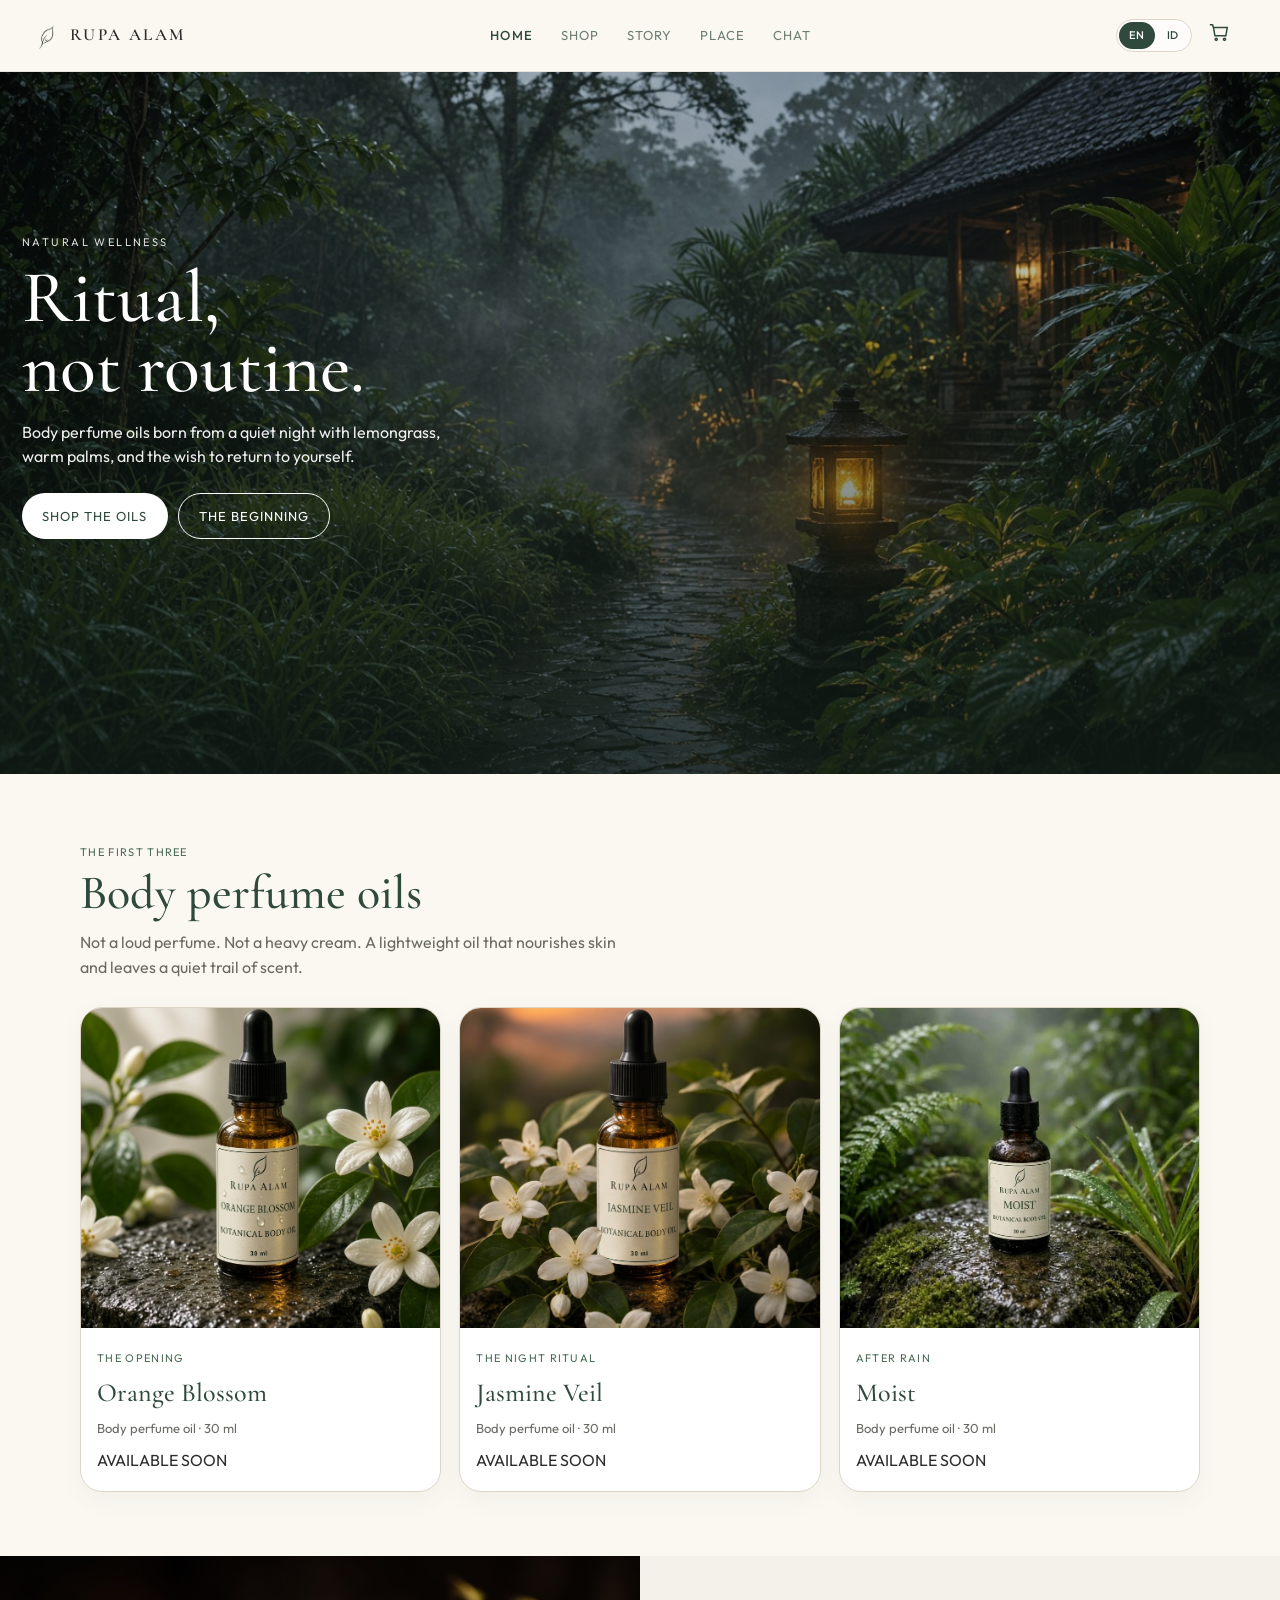
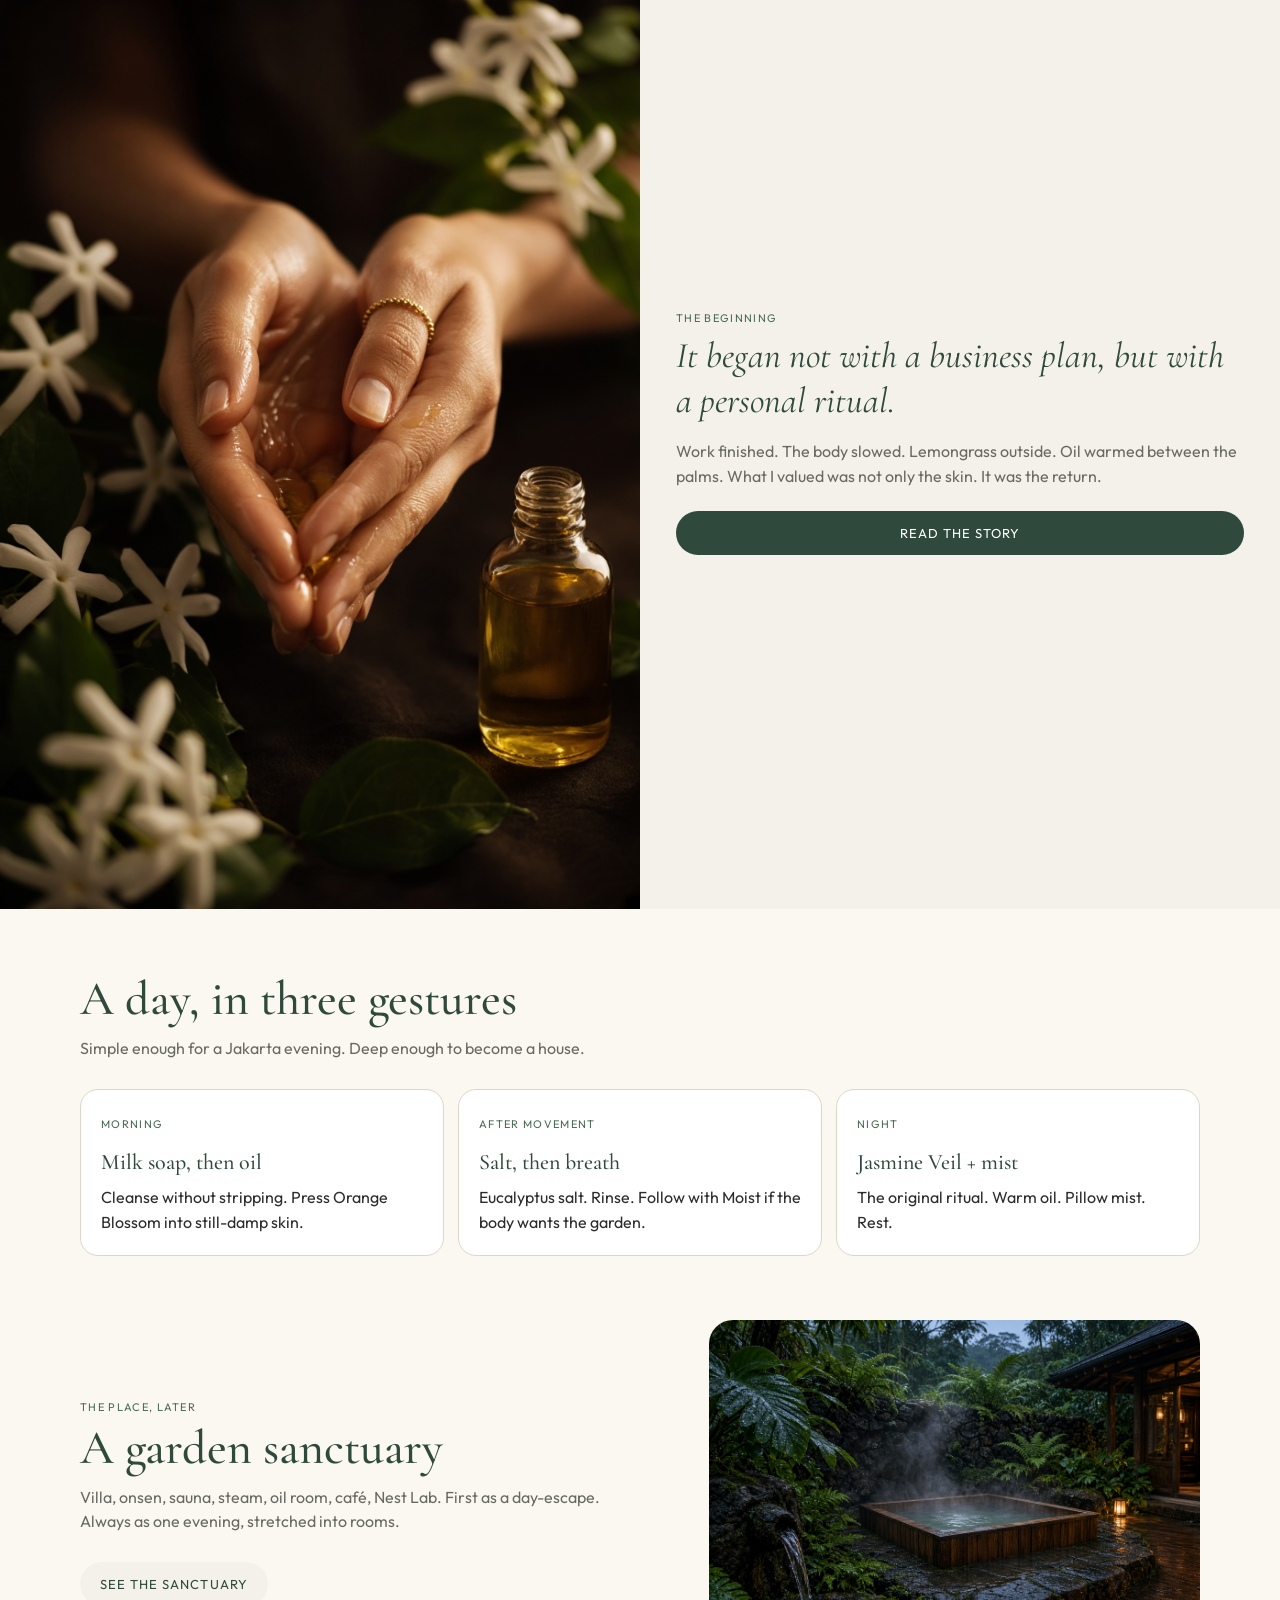
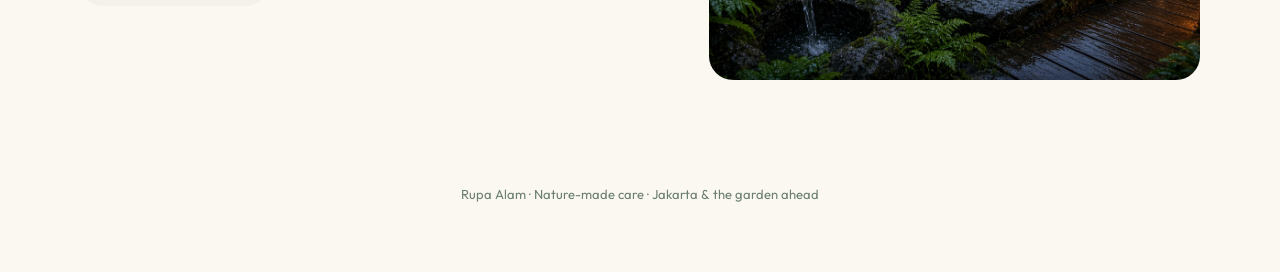
<file: index.html>
<!doctype html>
<html lang="en">
<head>
  <meta charset="utf-8">
  <meta name="viewport" content="width=device-width,initial-scale=1,viewport-fit=cover">
  <meta name="theme-color" content="#2F4A3C">
  <meta name="apple-mobile-web-app-capable" content="yes">
  <meta name="apple-mobile-web-app-title" content="Rupa Alam">
  <title>Rupa Alam — Ritual, not Routine</title>
  <meta name="description" content="Botanical body perfume oils and a future garden sanctuary. Nature-made care for ritual, not routines.">
  <link rel="manifest" href="manifest.json">
  <link rel="apple-touch-icon" href="assets/img/apple-touch.png">
  <link rel="icon" href="assets/img/icon-rupaalam.jpg">
  <link rel="preconnect" href="https://fonts.googleapis.com">
  <link href="https://fonts.googleapis.com/css2?family=Cormorant+Garamond:ital,wght@0,500;0,600;1,500&family=Outfit:wght@300;400;500;600&display=swap" rel="stylesheet">
  <link rel="stylesheet" href="assets/css/style.css">
</head>
<body data-page="home">
  <div class="app">
    <header class="topbar" id="topbar"></header>

    <section class="hero">
      <img class="bg" src="assets/img/hero-garden.jpg" alt="Garden after rain">
      <div class="veil"></div>
      <div class="hero-copy">
        <div class="kicker" data-i18n="home.kicker">Natural wellness</div>
        <h1 data-i18n="home.hero_title">Ritual,<br>not routine.</h1>
        <p data-i18n="home.hero_text">Body perfume oils born from a quiet night with lemongrass, warm palms, and the wish to return to yourself.</p>
        <div class="row-btns">
          <a class="btn btn-light" href="shop.html" data-i18n="home.btn_shop">Shop the oils</a>
          <a class="btn btn-line" href="story.html" data-i18n="home.btn_story">The beginning</a>
        </div>
      </div>
    </section>

    <section class="section">
      <div class="wrap">
        <div class="tag" data-i18n="home.section1_tag">The first three</div>
        <h2 data-i18n="home.section1_title">Body perfume oils</h2>
        <p class="lede" data-i18n="home.section1_lede">Not a loud perfume. Not a heavy cream. A lightweight oil that nourishes skin and leaves a quiet trail of scent.</p>
        <div class="grid-3" id="home-products"></div>
      </div>
    </section>

    <section class="split">
      <img src="assets/img/ritual-hands.jpg" alt="Warming oil in the palms">
      <div class="text">
        <div class="tag" data-i18n="home.section2_tag">The beginning</div>
        <p class="quote" data-i18n="home.section2_quote">It began not with a business plan, but with a personal ritual.</p>
        <p style="margin:16px 0 22px;color:var(--muted)" data-i18n="home.section2_text">Work finished. The body slowed. Lemongrass outside. Oil warmed between the palms. What I valued was not only the skin. It was the return.</p>
        <a class="btn btn-dark" href="story.html" data-i18n="home.section2_btn">Read the story</a>
      </div>
    </section>

    <section class="section">
      <div class="wrap">
        <h2 data-i18n="home.section3_title">A day, in three gestures</h2>
        <p class="lede" data-i18n="home.section3_lede">Simple enough for a Jakarta evening. Deep enough to become a house.</p>
        <div class="rituals">
          <div class="ritual">
            <div class="tag" data-i18n="home.ritual1_tag">Morning</div>
            <b data-i18n="home.ritual1_title">Milk soap, then oil</b>
            <p data-i18n="home.ritual1_text">Cleanse without stripping. Press Orange Blossom into still-damp skin.</p>
          </div>
          <div class="ritual">
            <div class="tag" data-i18n="home.ritual2_tag">After movement</div>
            <b data-i18n="home.ritual2_title">Salt, then breath</b>
            <p data-i18n="home.ritual2_text">Eucalyptus salt. Rinse. Follow with Moist if the body wants the garden.</p>
          </div>
          <div class="ritual">
            <div class="tag" data-i18n="home.ritual3_tag">Night</div>
            <b data-i18n="home.ritual3_title">Jasmine Veil + mist</b>
            <p data-i18n="home.ritual3_text">The original ritual. Warm oil. Pillow mist. Rest.</p>
          </div>
        </div>
      </div>
    </section>

    <section class="section" style="padding-top:0">
      <div class="wrap grid-2">
        <div>
          <div class="tag" data-i18n="home.section4_tag">The place, later</div>
          <h2 data-i18n="home.section4_title">A garden sanctuary</h2>
          <p class="lede" data-i18n="home.section4_lede">Villa, onsen, sauna, steam, oil room, café, Nest Lab. First as a day-escape. Always as one evening, stretched into rooms.</p>
          <a class="btn btn-cream" href="sanctuary.html" data-i18n="home.section4_btn">See the sanctuary</a>
        </div>
        <img src="assets/img/onsen.jpg" alt="Garden onsen" style="border-radius:24px;height:360px;object-fit:cover;width:100%">
      </div>
    </section>

    <footer class="footer" data-i18n="footer">Rupa Alam · Nature-made care · Jakarta & the garden ahead</footer>
  </div>
  <nav class="tabs" id="tabs"></nav>
  <script src="assets/js/app.js"></script>
  <script>
    // Re-render products when language changes
    window.__onLangChange = function () {
      mountShop(document.getElementById("home-products"), ["orange-blossom","jasmine-veil","moist"]);
    };

    document.addEventListener("DOMContentLoaded", () => {
      // products will be mounted after language loads via __onLangChange
      // fallback if language already loaded
      setTimeout(() => {
        if (document.getElementById("home-products") && !document.getElementById("home-products").innerHTML) {
          mountShop(document.getElementById("home-products"), ["orange-blossom","jasmine-veil","moist"]);
        }
      }, 100);
    });
  </script>
</body>
</html>
</file>
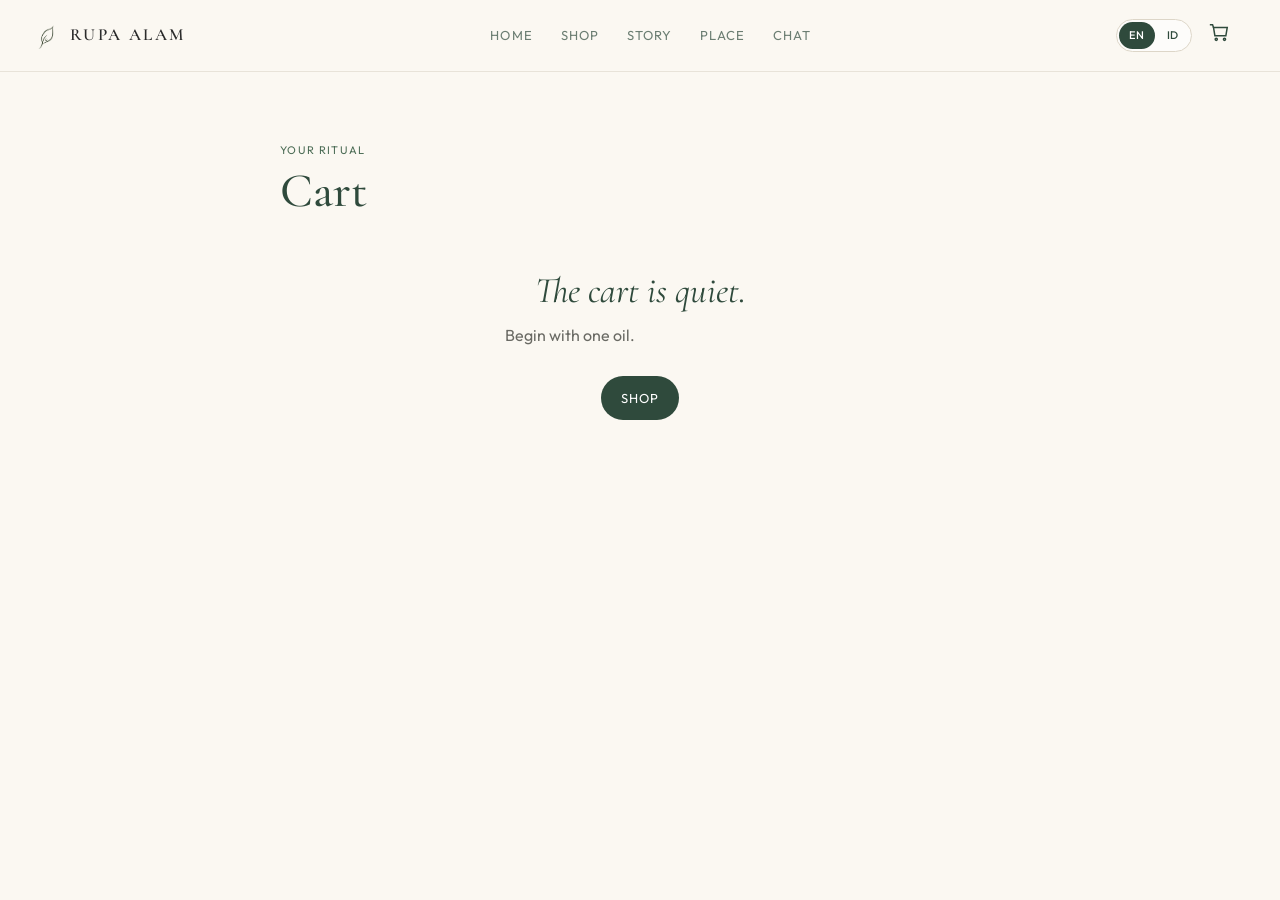
<file: cart.html>
<!doctype html>
<html lang="en">
<head>
  <meta charset="utf-8">
  <meta name="viewport" content="width=device-width,initial-scale=1,viewport-fit=cover">
  <meta name="theme-color" content="#2F4A3C">
  <title>Cart — Rupa Alam</title>
  <link rel="manifest" href="manifest.json">
  <link rel="apple-touch-icon" href="assets/img/apple-touch.png">
  <link rel="icon" href="assets/img/icon-rupaalam.jpg">
  <link href="https://fonts.googleapis.com/css2?family=Cormorant+Garamond:ital,wght@0,500;0,600;1,500&family=Outfit:wght@300;400;500;600&display=swap" rel="stylesheet">
  <link rel="stylesheet" href="assets/css/style.css">
</head>
<body data-page="cart">
  <div class="app">
    <header class="topbar" id="topbar"></header>
    <section class="section">
      <div class="wrap" style="max-width:720px">
        <div class="tag" data-i18n="cart.tag">Your ritual</div>
        <h2 data-i18n="cart.title">Cart</h2>
        <div id="list"></div>
        <div class="totals" id="box" hidden>
          <div><span data-i18n="cart.subtotal">Subtotal</span><strong id="sub">Rp 0</strong></div>
          <div><span data-i18n="cart.shipping">Shipping</span><span data-i18n="cart.shipping_note">Confirmed on WhatsApp</span></div>
          <p class="hint" data-i18n="cart.hint">Phase 0 checkout: your order is written to WhatsApp and answered personally. Midtrans can be added later.</p>
          <form class="form" id="form">
            <input name="name" data-i18n-placeholder="cart.name" placeholder="Name" required>
            <input name="city" data-i18n-placeholder="cart.city" placeholder="City / area" required>
            <textarea name="note" rows="3" data-i18n-placeholder="cart.note" placeholder="Note — scent preference, gift wrap, questions"></textarea>
            <button class="btn btn-dark full" type="submit" data-i18n="cart.send">Send order on WhatsApp</button>
          </form>
        </div>
      </div>
    </section>
  </div>
  <nav class="tabs" id="tabs"></nav>
  <script src="assets/js/app.js"></script>
  <script>
    function render() {
      const lines = cartDetailed();
      const list = document.getElementById("list");
      const box = document.getElementById("box");
      if (!lines.length) {
        box.hidden = true;
        list.innerHTML = `<div class="cart-empty">
          <p class="quote" data-i18n="cart.empty_quote">The cart is quiet.</p>
          <p class="lede" data-i18n="cart.empty_lede">Begin with one oil.</p>
          <a class="btn btn-dark" href="shop.html" data-i18n="cart.empty_btn">Shop</a>
        </div>`;
        applyTranslations();
        return;
      }
      box.hidden = false;
      list.innerHTML = lines.map(i => `
        <div class="cart-item">
          <img src="${i.img}" alt="">
          <div>
            <strong>${i.name}</strong>
            <div class="meta">${i.kind}</div>
            <div class="qty" style="margin:8px 0 0">
              <button data-q="${i.id}" data-v="${i.qty-1}">−</button>
              <span>${i.qty}</span>
              <button data-q="${i.id}" data-v="${i.qty+1}">+</button>
            </div>
          </div>
          <div class="price">${fmt(i.line)}</div>
        </div>`).join("");
      document.getElementById("sub").textContent = fmt(cartTotal());
      applyTranslations();
    }

    window.__onLangChange = function () {
      render();
    };

    document.addEventListener("click", (e) => {
      const b = e.target.closest("[data-q]");
      if (!b) return;
      setQty(b.dataset.q, Number(b.dataset.v));
      render();
    });

    document.addEventListener("DOMContentLoaded", () => {
      render();
      document.getElementById("form").addEventListener("submit", (e) => {
        e.preventDefault();
        const fd = new FormData(e.target);
        const extra = `Nama: ${fd.get("name")}\nKota: ${fd.get("city")}\nCatatan: ${fd.get("note") || "-"}`;
        waOrder(extra);
      });
    });
  </script>
</body>
</html>
</file>
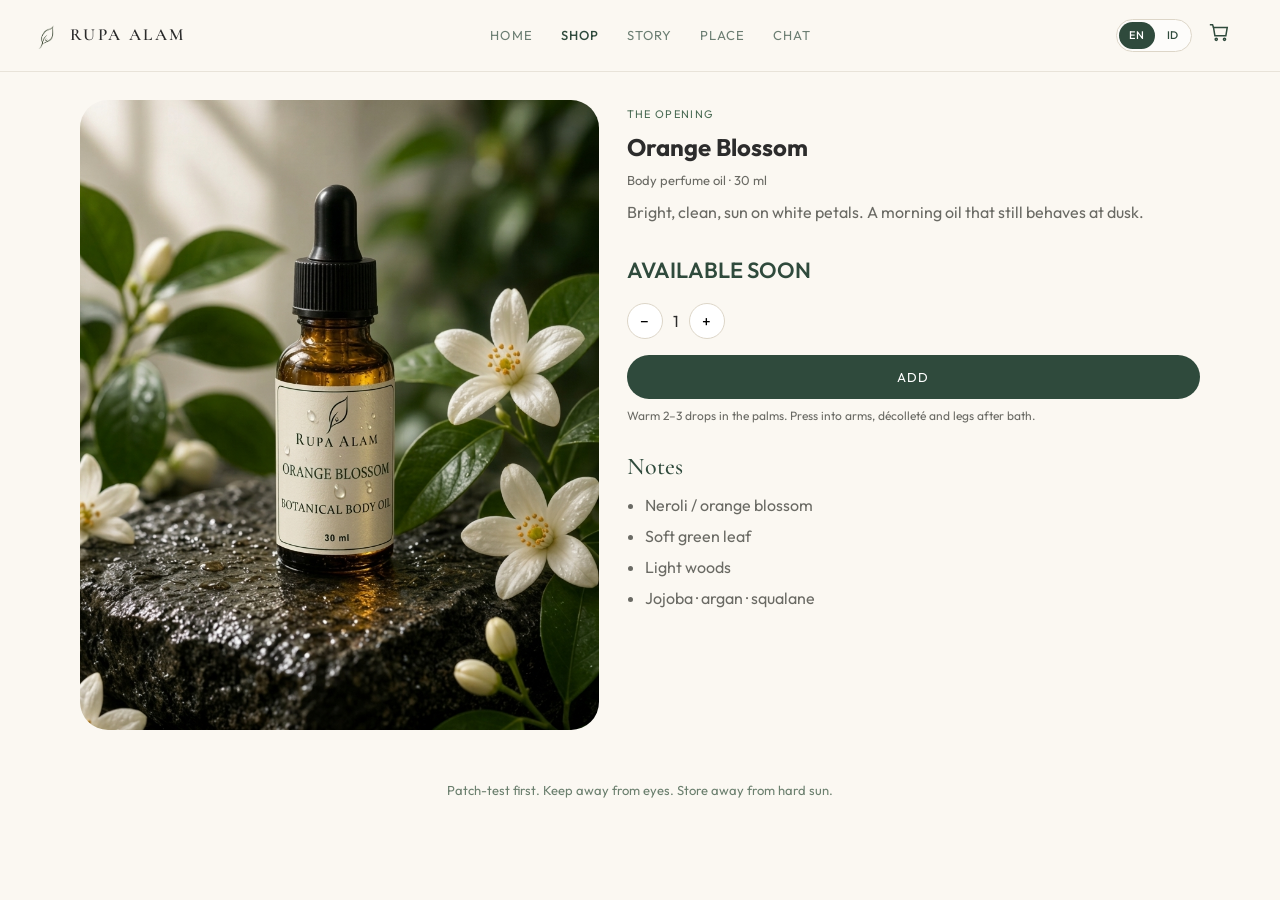
<file: product.html>
<!doctype html>
<html lang="en">
<head>
  <meta charset="utf-8">
  <meta name="viewport" content="width=device-width,initial-scale=1,viewport-fit=cover">
  <meta name="theme-color" content="#2F4A3C">
  <title>Product — Rupa Alam</title>
  <link rel="manifest" href="manifest.json">
  <link rel="apple-touch-icon" href="assets/img/apple-touch.png">
  <link href="https://fonts.googleapis.com/css2?family=Cormorant+Garamond:ital,wght@0,500;0,600;1,500&family=Outfit:wght@300;400;500;600&display=swap" rel="stylesheet">
  <link rel="stylesheet" href="assets/css/style.css">
</head>
<body data-page="shop">
  <div class="app">
    <header class="topbar" id="topbar"></header>
    <div class="wrap" id="product"></div>
    <footer class="footer" data-i18n="footer.product">Patch-test first. Keep away from eyes. Store away from hard sun.</footer>
  </div>
  <nav class="tabs" id="tabs"></nav>
  <script src="assets/js/app.js"></script>
  <script>
    function renderProduct() {
      const id = new URLSearchParams(location.search).get("id");
      const p = PRODUCTS.find(x => x.id === id) || PRODUCTS[0];
      const name = p.name[currentLang] || p.name.en;
      const kind = p.kind[currentLang] || p.kind.en;
      const tag = p.tag[currentLang] || p.tag.en;
      const blurb = p.blurb[currentLang] || p.blurb.en;
      const use = p.use[currentLang] || p.use.en;
      const notes = p.notes[currentLang] || p.notes.en;
      const notice = p.notice[currentLang] || p.notice.en;

      document.title = name + " — Rupa Alam";
      document.getElementById("product").innerHTML = `
        <section class="product-hero">
          <img src="${p.img}" alt="${name}">
          <div>
            <div class="tag">${tag}</div>
            <h2>${name}</h2>
            <p class="meta">${kind}</p>
            <p class="lede">${blurb}</p>
            <p class="price" style="font-size:22px;margin-bottom:8px">${notice}</p>
            <div class="qty">
              <button type="button" id="minus">−</button>
              <span id="qty">1</span>
              <button type="button" id="plus">+</button>
            </div>
            <button class="btn btn-dark full" id="add" data-i18n="product.add">Add to cart</button>
            <p class="hint">${use}</p>
            <h3 class="serif" style="margin:22px 0 8px;color:var(--forest);font-size:24px;font-weight:500" data-i18n="product.notes">Notes</h3>
            <ul class="notes">${notes.map(n => `<li>${n}</li>`).join("")}</ul>
          </div>
        </section>`;

      applyTranslations();

      let q = 1;
      const paint = () => document.getElementById("qty").textContent = q;
      document.getElementById("minus").onclick = () => { q = Math.max(1, q - 1); paint(); };
      document.getElementById("plus").onclick = () => { q += 1; paint(); };
      document.getElementById("add").onclick = () => {
        addToCart(p.id, q);
        const b = document.getElementById("add");
        b.textContent = t("product.added");
        setTimeout(() => (b.textContent = t("product.add")), 1200);
      };
    }

    window.__onLangChange = function () {
      renderProduct();
    };

    document.addEventListener("DOMContentLoaded", () => {
      setTimeout(renderProduct, 80);
    });
  </script>
</body>
</html>
</file>
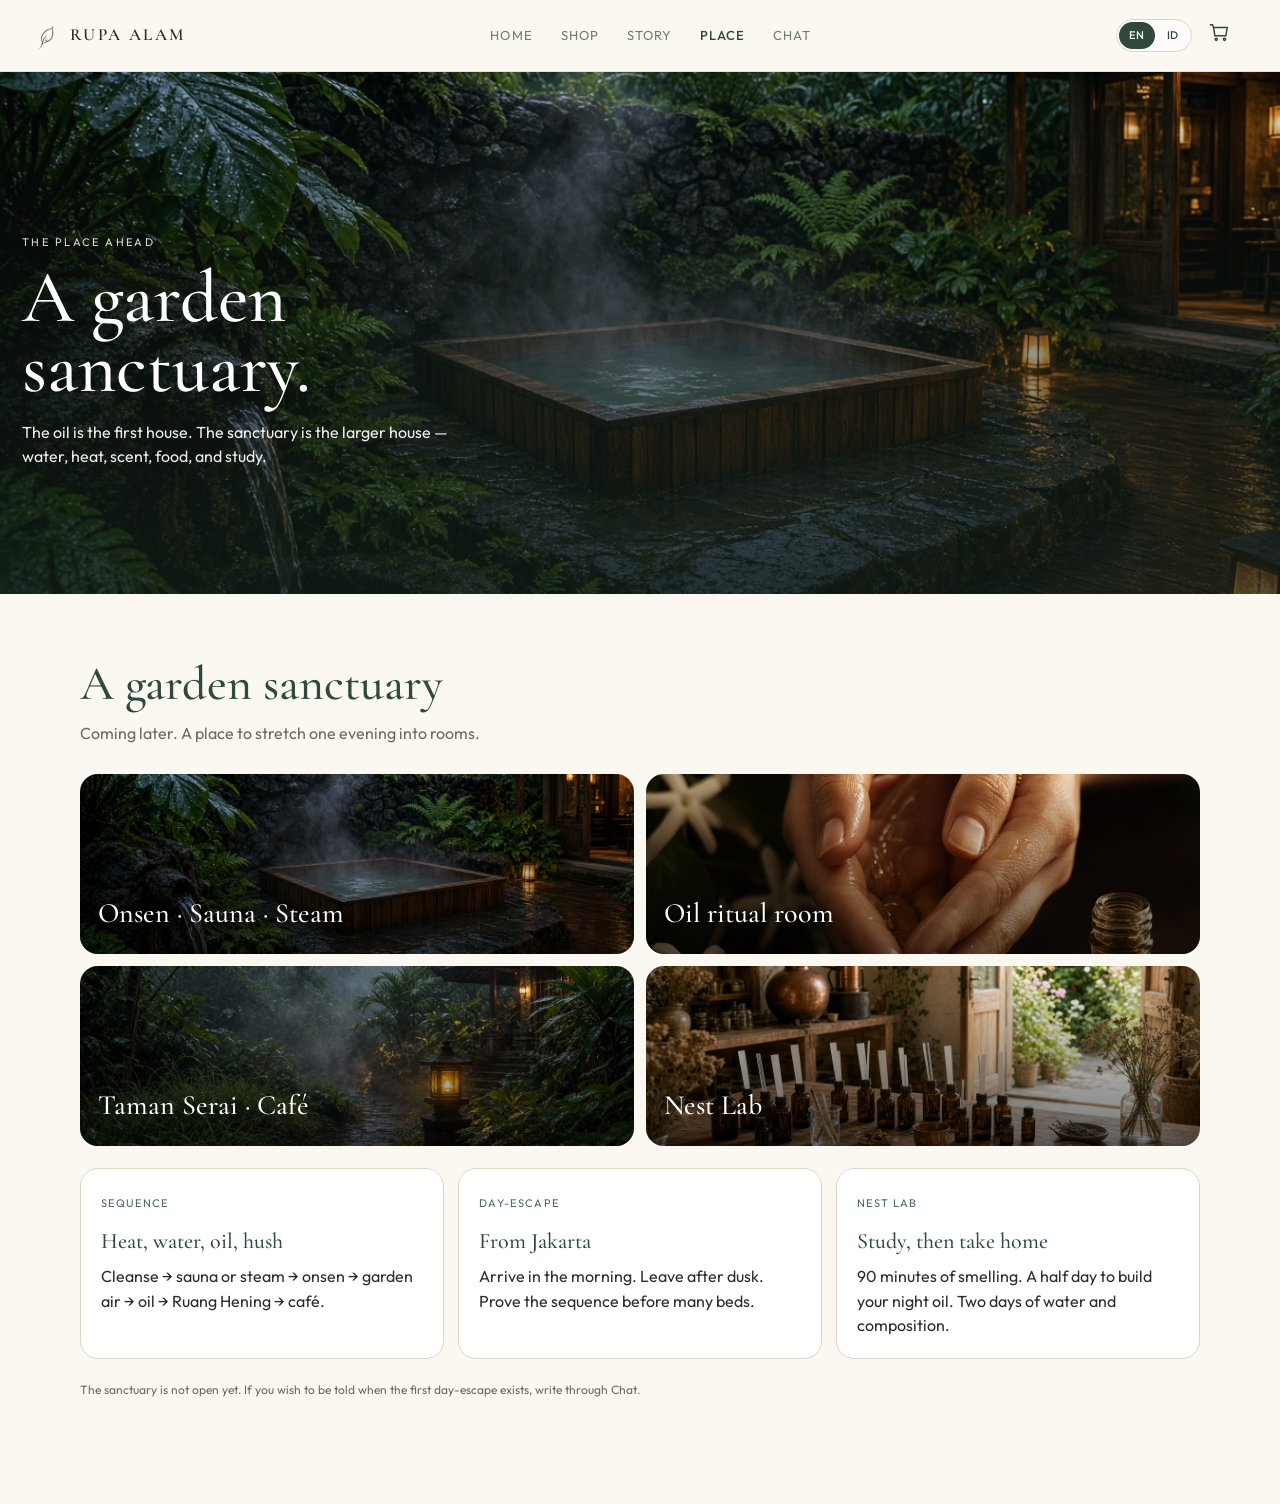
<file: sanctuary.html>
<!doctype html>
<html lang="en">
<head>
  <meta charset="utf-8">
  <meta name="viewport" content="width=device-width,initial-scale=1,viewport-fit=cover">
  <meta name="theme-color" content="#2F4A3C">
  <title>The Sanctuary — Rupa Alam</title>
  <link rel="manifest" href="manifest.json">
  <link rel="apple-touch-icon" href="assets/img/apple-touch.png">
  <link rel="icon" href="assets/img/icon-rupaalam.jpg">
  <link href="https://fonts.googleapis.com/css2?family=Cormorant+Garamond:ital,wght@0,500;0,600;1,500&family=Outfit:wght@300;400;500;600&display=swap" rel="stylesheet">
  <link rel="stylesheet" href="assets/css/style.css">
</head>
<body data-page="place">
  <div class="app">
    <header class="topbar" id="topbar"></header>
    <section class="hero" style="min-height:58vh">
      <img class="bg" src="assets/img/onsen.jpg" alt="Onsen">
      <div class="veil"></div>
      <div class="hero-copy">
        <div class="kicker" data-i18n="sanctuary.kicker">The place ahead</div>
        <h1 data-i18n="sanctuary.hero_title">A garden<br>sanctuary.</h1>
        <p data-i18n="sanctuary.hero_text">The oil is the first house. The sanctuary is the larger house — water, heat, scent, food, and study.</p>
      </div>
    </section>
    <section class="section">
      <div class="wrap">
        <h2 data-i18n="sanctuary.title">Rooms of one evening</h2>
        <p class="lede" data-i18n="sanctuary.lede">Nothing is a spa menu. Each room is one gesture of the original ritual.</p>
        <div class="spaces">
          <article class="space"><img src="assets/img/onsen.jpg" alt=""><div class="cap"><h3 data-i18n="sanctuary.space1">Onsen · Sauna · Steam</h3></div></article>
          <article class="space"><img src="assets/img/ritual-hands.jpg" alt=""><div class="cap"><h3 data-i18n="sanctuary.space2">Oil ritual room</h3></div></article>
          <article class="space"><img src="assets/img/hero-garden.jpg" alt=""><div class="cap"><h3 data-i18n="sanctuary.space3">Taman Serai · Café</h3></div></article>
          <article class="space"><img src="assets/img/nest-lab.jpg" alt=""><div class="cap"><h3 data-i18n="sanctuary.space4">Nest Lab</h3></div></article>
        </div>
        <div class="rituals" style="margin-top:22px">
          <div class="ritual">
            <div class="tag" data-i18n="sanctuary.r1_tag">Sequence</div>
            <b data-i18n="sanctuary.r1_title">Heat, water, oil, hush</b>
            <p data-i18n="sanctuary.r1_text">Cleanse → sauna or steam → onsen → garden air → oil → Ruang Hening → café.</p>
          </div>
          <div class="ritual">
            <div class="tag" data-i18n="sanctuary.r2_tag">Day-escape</div>
            <b data-i18n="sanctuary.r2_title">From Jakarta</b>
            <p data-i18n="sanctuary.r2_text">Arrive in the morning. Leave after dusk. Prove the sequence before many beds.</p>
          </div>
          <div class="ritual">
            <div class="tag" data-i18n="sanctuary.r3_tag">Nest Lab</div>
            <b data-i18n="sanctuary.r3_title">Study, then take home</b>
            <p data-i18n="sanctuary.r3_text">90 minutes of smelling. A half day to build your night oil. Two days of water and composition.</p>
          </div>
        </div>
        <p class="hint" style="margin-top:22px" data-i18n="sanctuary.hint">The sanctuary is not open yet. If you wish to be told when the first day-escape exists, write through Chat.</p>
      </div>
    </section>
  </div>
  <nav class="tabs" id="tabs"></nav>
  <script src="assets/js/app.js"></script>
</body>
</html>
</file>
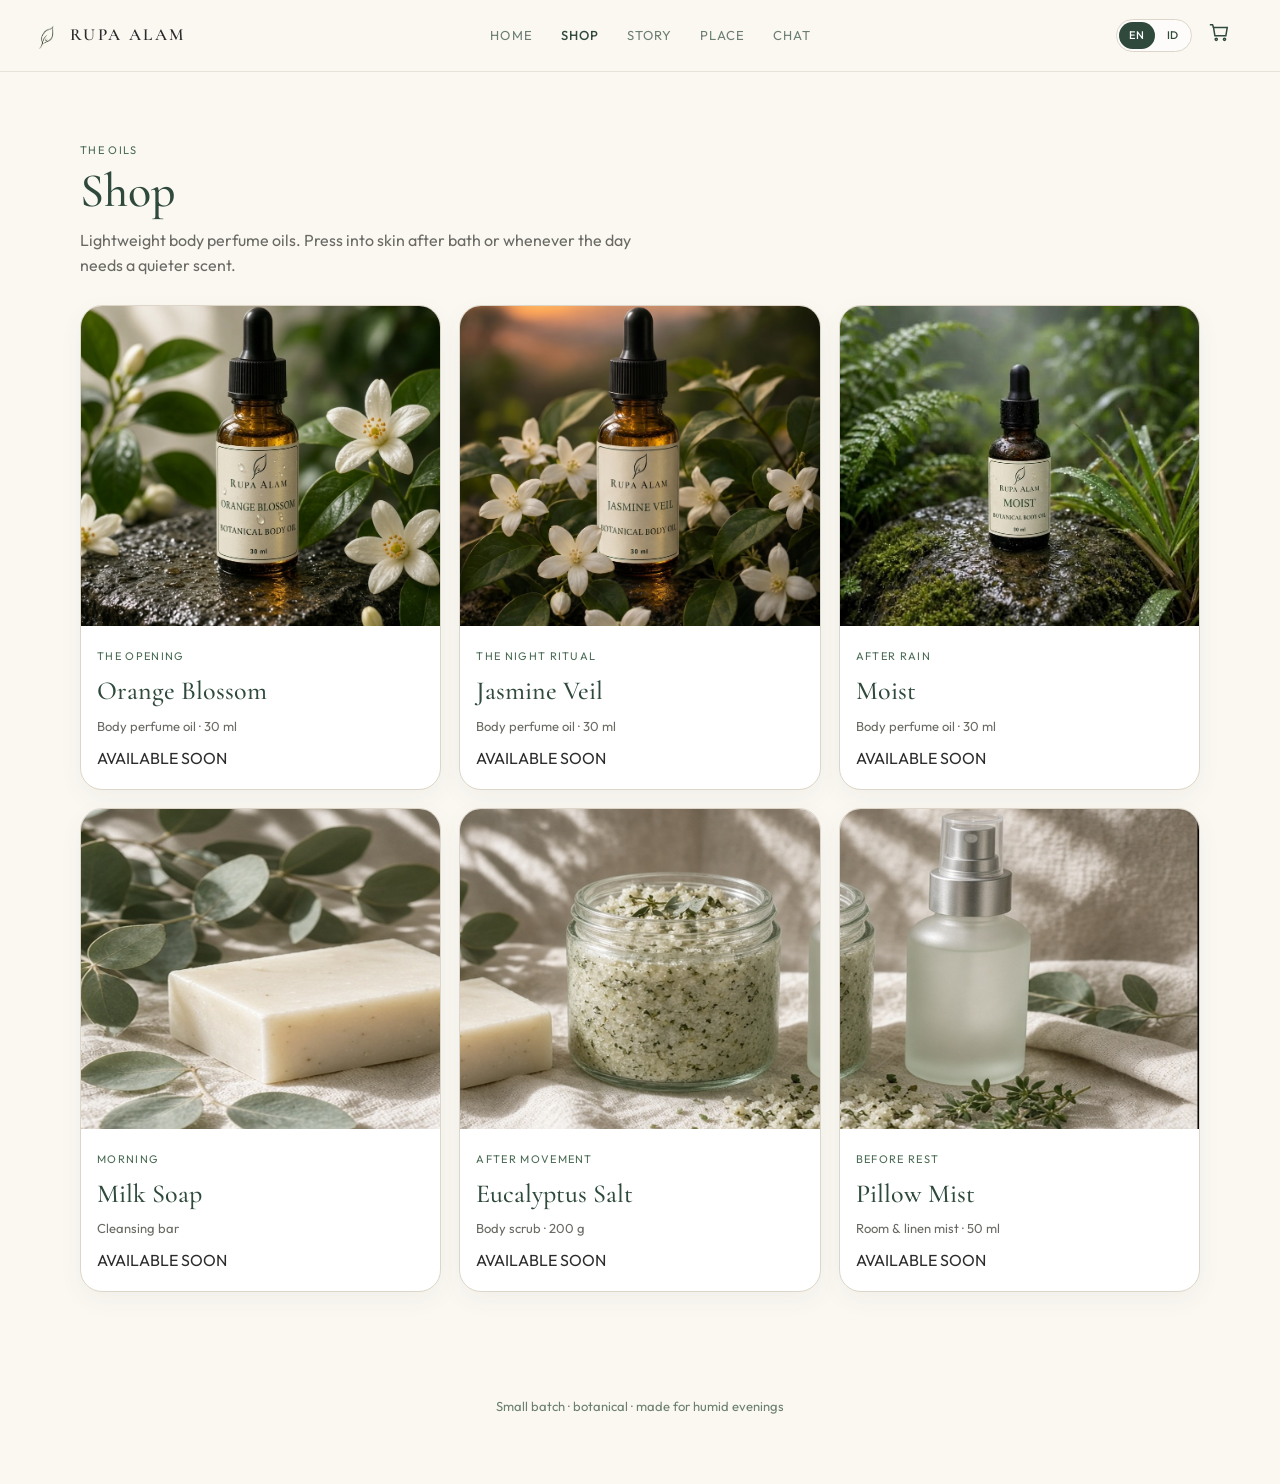
<file: shop.html>
<!doctype html>
<html lang="en">
<head>
  <meta charset="utf-8">
  <meta name="viewport" content="width=device-width,initial-scale=1,viewport-fit=cover">
  <meta name="theme-color" content="#2F4A3C">
  <title>Shop — Rupa Alam</title>
  <link rel="manifest" href="manifest.json">
  <link rel="apple-touch-icon" href="assets/img/apple-touch.png">
  <link rel="icon" href="assets/img/icon-rupaalam.jpg">
  <link href="https://fonts.googleapis.com/css2?family=Cormorant+Garamond:ital,wght@0,500;0,600;1,500&family=Outfit:wght@300;400;500;600&display=swap" rel="stylesheet">
  <link rel="stylesheet" href="assets/css/style.css">
</head>
<body data-page="shop">
  <div class="app">
    <header class="topbar" id="topbar"></header>
    <section class="section">
      <div class="wrap">
        <div class="tag" data-i18n="shop.tag">The house oils</div>
        <h2 data-i18n="shop.title">Shop</h2>
        <p class="lede" data-i18n="shop.lede">Rupa Alam's product is still on processing of the making to give you the natural sensation that you are looking for.</p>
        <div class="grid-3" id="shop"></div>
      </div>
    </section>
    <footer class="footer" data-i18n="footer.shop">Small batch · botanical · made for humid evenings</footer>
  </div>
  <nav class="tabs" id="tabs"></nav>
  <script src="assets/js/app.js"></script>
  <script>
    window.__onLangChange = function () {
      mountShop(document.getElementById("shop"));
    };
    document.addEventListener("DOMContentLoaded", () => {
      setTimeout(() => {
        if (document.getElementById("shop") && !document.getElementById("shop").innerHTML) {
          mountShop(document.getElementById("shop"));
        }
      }, 100);
    });
  </script>
</body>
</html>
</file>
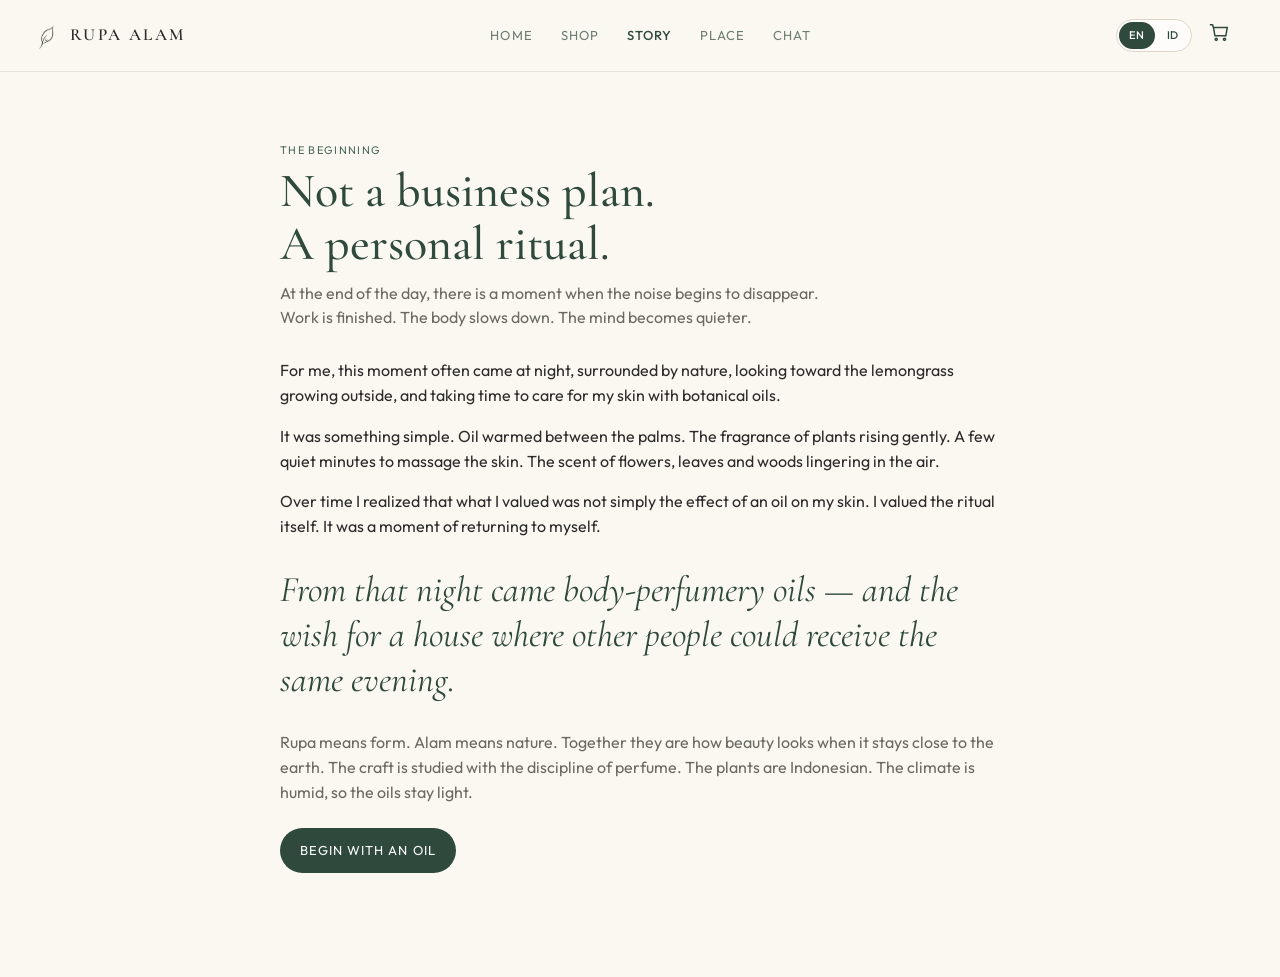
<file: story.html>
<!doctype html>
<html lang="en">
<head>
  <meta charset="utf-8">
  <meta name="viewport" content="width=device-width,initial-scale=1,viewport-fit=cover">
  <meta name="theme-color" content="#2F4A3C">
  <title>The Beginning — Rupa Alam</title>
  <link rel="manifest" href="manifest.json">
  <link rel="apple-touch-icon" href="assets/img/apple-touch.png">
  <link rel="icon" href="assets/img/icon-rupaalam.jpg">
  <link href="https://fonts.googleapis.com/css2?family=Cormorant+Garamond:ital,wght@0,500;0,600;1,500&family=Outfit:wght@300;400;500;600&display=swap" rel="stylesheet">
  <link rel="stylesheet" href="assets/css/style.css">
</head>
<body data-page="story">
  <div class="app">
    <header class="topbar" id="topbar"></header>
    <section class="section">
      <div class="wrap" style="max-width:720px">
        <div class="tag" data-i18n="story.tag">The beginning</div>
        <h2 data-i18n="story.title">Not a business plan.<br>A personal ritual.</h2>
        <p class="lede" data-i18n="story.p1">At the end of the day, there is a moment when the noise begins to disappear. Work is finished. The body slows down. The mind becomes quieter.</p>
        <p style="margin-bottom:16px" data-i18n="story.p2">For me, this moment often came at night, surrounded by nature, looking toward the lemongrass growing outside, and taking time to care for my skin with botanical oils.</p>
        <p style="margin-bottom:16px" data-i18n="story.p3">It was something simple. Oil warmed between the palms. The fragrance of plants rising gently. A few quiet minutes to massage the skin. The scent of flowers, leaves and woods lingering in the air.</p>
        <p style="margin-bottom:16px" data-i18n="story.p4">Over time I realized that what I valued was not simply the effect of an oil on my skin. I valued the ritual itself. It was a moment of returning to myself.</p>
        <p class="quote" style="margin:28px 0" data-i18n="story.quote">From that night came body-perfumery oils — and the wish for a house where other people could receive the same evening.</p>
        <p style="color:var(--muted);margin-bottom:24px" data-i18n="story.p5">Rupa means form. Alam means nature. Together they are how beauty looks when it stays close to the earth. The craft is studied with the discipline of perfume. The plants are Indonesian. The climate is humid, so the oils stay light.</p>
        <a class="btn btn-dark" href="shop.html" data-i18n="story.btn">Begin with an oil</a>
      </div>
    </section>
  </div>
  <nav class="tabs" id="tabs"></nav>
  <script src="assets/js/app.js"></script>
</body>
</html>
</file>
<file: assets/css/style.css>
:root{
  --forest:#2F4A3C;
  --forest-2:#24382e;
  --moss:#4A6B54;
  --leaf:#6B7F6E;
  --cream:#F4F1EA;
  --cream-2:#EBE6DB;
  --paper:#FBF8F2;
  --ink:#2C2C2C;
  --muted:#6A6A64;
  --line:#DDD6C8;
  --amber:#C4A574;
  --white:#fff;
  --shadow:0 18px 40px rgba(47,74,60,.12);
  --radius:22px;
  --nav-h:64px;
  --tab-h:72px;
}
*{box-sizing:border-box;margin:0;padding:0}
html,body{background:var(--paper);color:var(--ink);font-family:"Outfit",sans-serif;line-height:1.55}
img{max-width:100%;display:block}
a{color:inherit;text-decoration:none}
button,input,textarea,select{font:inherit}
.serif{font-family:"Cormorant Garamond",Georgia,serif}
.app{min-height:100dvh;padding-bottom:calc(var(--tab-h) + 18px)}

/* top bar */
.topbar{
  position:sticky;top:0;z-index:40;
  display:flex;align-items:center;justify-content:space-between;
  height:var(--nav-h);padding:0 18px;
  background:rgba(251,248,242,.9);backdrop-filter:blur(14px);
  border-bottom:1px solid rgba(221,214,200,.6);
}
.brand{display:flex;align-items:center;gap:10px}
.brand-mark{
  width:28px;height:28px;border-radius:50%;
  display:grid;
  place-items:center;
}
.brand-mark img{
  width: 30px;
  height: 30px;
}
.brand-mark span{width:10px;height:14px;border-radius:8px 8px 10px 10px;background:var(--cream);display:block}
.brand b{font-family:"Cormorant Garamond",serif;font-weight:600;letter-spacing:.12em;font-size:15px}
.icon-btn{
  width:40px;height:40px;border:0;border-radius:50%;
  background:transparent;position:relative;cursor:pointer;color:var(--forest);
}
.cart-count{
  position:absolute;top:2px;right:2px;min-width:16px;height:16px;padding:0 4px;
  border-radius:99px;background:var(--forest);color:#fff;font-size:10px;
  display:none;align-items:center;justify-content:center;
}
.cart-count.show{display:flex}

/* Desktop top navigation (hidden on mobile) */
.topnav{
  display:none;
  align-items:center;
  gap:28px;
}
.topnav a{
  font-size:13px;
  letter-spacing:.08em;
  text-transform:uppercase;
  color:var(--forest);
  opacity:.7;
  transition:opacity .2s;
}
.topnav a:hover,
.topnav a.active{opacity:1;font-weight:500}
.topbar-right{
  display:flex;
  align-items:center;
  gap:8px;
}

/* bottom app tabs */
.tabs{
  position:fixed;left:12px;right:12px;bottom:10px;z-index:50;
  height:62px;background:var(--forest);color:#fff;
  border-radius:22px;display:flex;align-items:center;justify-content:space-around;
  box-shadow:0 12px 30px rgba(47,74,60,.28);
}
.tabs a{
  flex:1;height:100%;display:flex;flex-direction:column;align-items:center;justify-content:center;
  gap:2px;font-size:10px;letter-spacing:.06em;text-transform:uppercase;opacity:.7;
}
.tabs a.active,.tabs a:hover{opacity:1}
.tabs svg{width:20px;height:20px}

/* hero */
.hero{position:relative;min-height:78vh;color:#fff;overflow:hidden}
.hero img.bg{position:absolute;inset:0;width:100%;height:100%;object-fit:cover}
.hero .veil{position:absolute;inset:0;background:linear-gradient(180deg,rgba(20,32,26,.15),rgba(20,32,26,.72))}
.hero-copy{position:relative;z-index:2;max-width:720px;padding:18vh 22px 70px}
.kicker{letter-spacing:.22em;text-transform:uppercase;font-size:11px;opacity:.85}
.hero h1{font-family:"Cormorant Garamond",serif;font-weight:500;font-size:clamp(40px,8vw,74px);line-height:.95;margin:12px 0 16px}
.hero p{max-width:460px;font-size:16px;opacity:.92}
.row-btns{display:flex;flex-wrap:wrap;gap:10px;margin-top:24px}

.btn{
  display:inline-flex;align-items:center;justify-content:center;gap:8px;
  border:0;border-radius:999px;padding:12px 20px;cursor:pointer;
  font-size:13px;letter-spacing:.08em;text-transform:uppercase;
}
.btn-dark{background:var(--forest);color:#fff}
.btn-light{background:#fff;color:var(--forest)}
.btn-line{background:transparent;color:inherit;border:1px solid currentColor}
.btn-cream{background:var(--cream);color:var(--forest)}
.btn.full{width:100%}
.btn:disabled{opacity:.45}

.wrap{width:min(1120px,calc(100% - 32px));margin:0 auto}
.section{padding:64px 0}
.section h2{font-family:"Cormorant Garamond",serif;font-size:clamp(30px,5vw,48px);font-weight:500;color:var(--forest);line-height:1.1}
.lede{color:var(--muted);max-width:560px;margin:10px 0 28px}

.grid-3{display:grid;grid-template-columns:repeat(3,1fr);gap:18px}
.grid-2{display:grid;grid-template-columns:1.1fr .9fr;gap:28px;align-items:center}
.card{
  background:#fff;border-radius:var(--radius);overflow:hidden;
  border:1px solid var(--line);box-shadow:0 8px 24px rgba(47,74,60,.05);
}
.card img{width:100%;height:320px;object-fit:cover}
.card .pad{padding:16px 16px 18px}
.card h3{font-family:"Cormorant Garamond",serif;font-size:26px;font-weight:500;color:var(--forest)}
.meta{font-size:13px;color:var(--muted);margin:4px 0 10px}
.price{font-size:15px;color:var(--forest);font-weight:560}
.tag{display:inline-block;font-size:11px;letter-spacing:.12em;text-transform:uppercase;color:var(--moss);margin-bottom:6px}

.split{display:grid;grid-template-columns:1fr 1fr;gap:0;min-height:520px}
.split img{width:100%;height:100%;object-fit:cover;min-height:360px}
.split .text{padding:48px 36px;display:flex;flex-direction:column;justify-content:center;background:var(--cream)}
.quote{font-family:"Cormorant Garamond",serif;font-size:clamp(24px,3.4vw,36px);line-height:1.25;color:var(--forest);font-style:italic}

.rituals{display:grid;grid-template-columns:repeat(3,1fr);gap:14px}
.ritual{background:#fff;border:1px solid var(--line);border-radius:18px;padding:20px}
.ritual b{display:block;font-family:"Cormorant Garamond",serif;font-size:22px;font-weight:500;color:var(--forest);margin:6px 0}

.spaces{display:grid;grid-template-columns:repeat(2,1fr);gap:12px}
.space{position:relative;border-radius:18px;overflow:hidden;min-height:180px;color:#fff}
.space img{position:absolute;inset:0;width:100%;height:100%;object-fit:cover}
.space .cap{position:relative;z-index:1;padding:18px;background:linear-gradient(180deg,transparent,rgba(0,0,0,.55));height:100%;display:flex;align-items:flex-end}
.space h3{font-family:"Cormorant Garamond",serif;font-size:28px;font-weight:500}

.product-hero{display:grid;grid-template-columns:.95fr 1.05fr;gap:28px;padding:28px 0 10px;align-items:start}
.product-hero img{width:100%;border-radius:28px;height:min(70vh,720px);object-fit:cover}
.qty{display:flex;align-items:center;gap:10px;margin:16px 0}
.qty button{width:36px;height:36px;border-radius:50%;border:1px solid var(--line);background:#fff;cursor:pointer}
.notes li{margin-left:18px;margin-bottom:6px;color:var(--muted)}

.cart-item{display:grid;grid-template-columns:84px 1fr auto;gap:12px;padding:14px 0;border-bottom:1px solid var(--line);align-items:center}
.cart-item img{width:84px;height:84px;object-fit:cover;border-radius:14px}
.cart-empty{text-align:center;padding:50px 10px}
.totals{background:#fff;border:1px solid var(--line);border-radius:20px;padding:18px;margin-top:18px}
.totals div{display:flex;justify-content:space-between;margin:6px 0}
.form{display:grid;gap:10px;margin-top:16px}
.form input,.form textarea,.form select{
  width:100%;padding:12px 14px;border-radius:12px;border:1px solid var(--line);background:#fff;
}
.hint{font-size:12px;color:var(--muted);margin-top:8px}

.footer{padding:40px 0 28px;color:var(--leaf);font-size:13px;text-align:center}
.lang{display:flex;gap:8px}
.lang button{border:0;background:transparent;color:var(--forest);cursor:pointer;font-size:12px;letter-spacing:.08em}
.lang button.on{font-weight:700}

@media(max-width:860px){
  .grid-3,.rituals,.split,.product-hero,.grid-2,.spaces{grid-template-columns:1fr}
  .hero{min-height:86vh}
  .card img{height:280px}
  .split .text{padding:28px 20px}
}

/* Desktop: top navbar, hide bottom tabs */
@media(min-width:861px){
  .app{padding-bottom:40px}
  .tabs{display:none}
  .topnav{display:flex}
  .topbar{
    padding:0 32px;
    height:72px;
  }
  .topbar .brand b{font-size:17px;letter-spacing:.14em}
}

/* Language switcher */
.lang-switch {
  display: flex;
  gap: 2px;
  margin-right: 12px;
  border: 1px solid var(--line);
  border-radius: 999px;
  padding: 2px;
  background: rgba(255,255,255,0.6);
}
.lang-switch button {
  border: 0;
  background: transparent;
  color: var(--forest);
  cursor: pointer;
  font-size: 11px;
  font-weight: 500;
  letter-spacing: 0.06em;
  padding: 5px 10px;
  border-radius: 999px;
  transition: all 0.2s ease;
}
.lang-switch button.active {
  background: var(--forest);
  color: #fff;
}
.lang-switch button:hover:not(.active) {
  background: rgba(47, 74, 60, 0.08);
}
.topbar-right {
  display: flex;
  align-items: center;
  gap: 4px;
}
</file>
